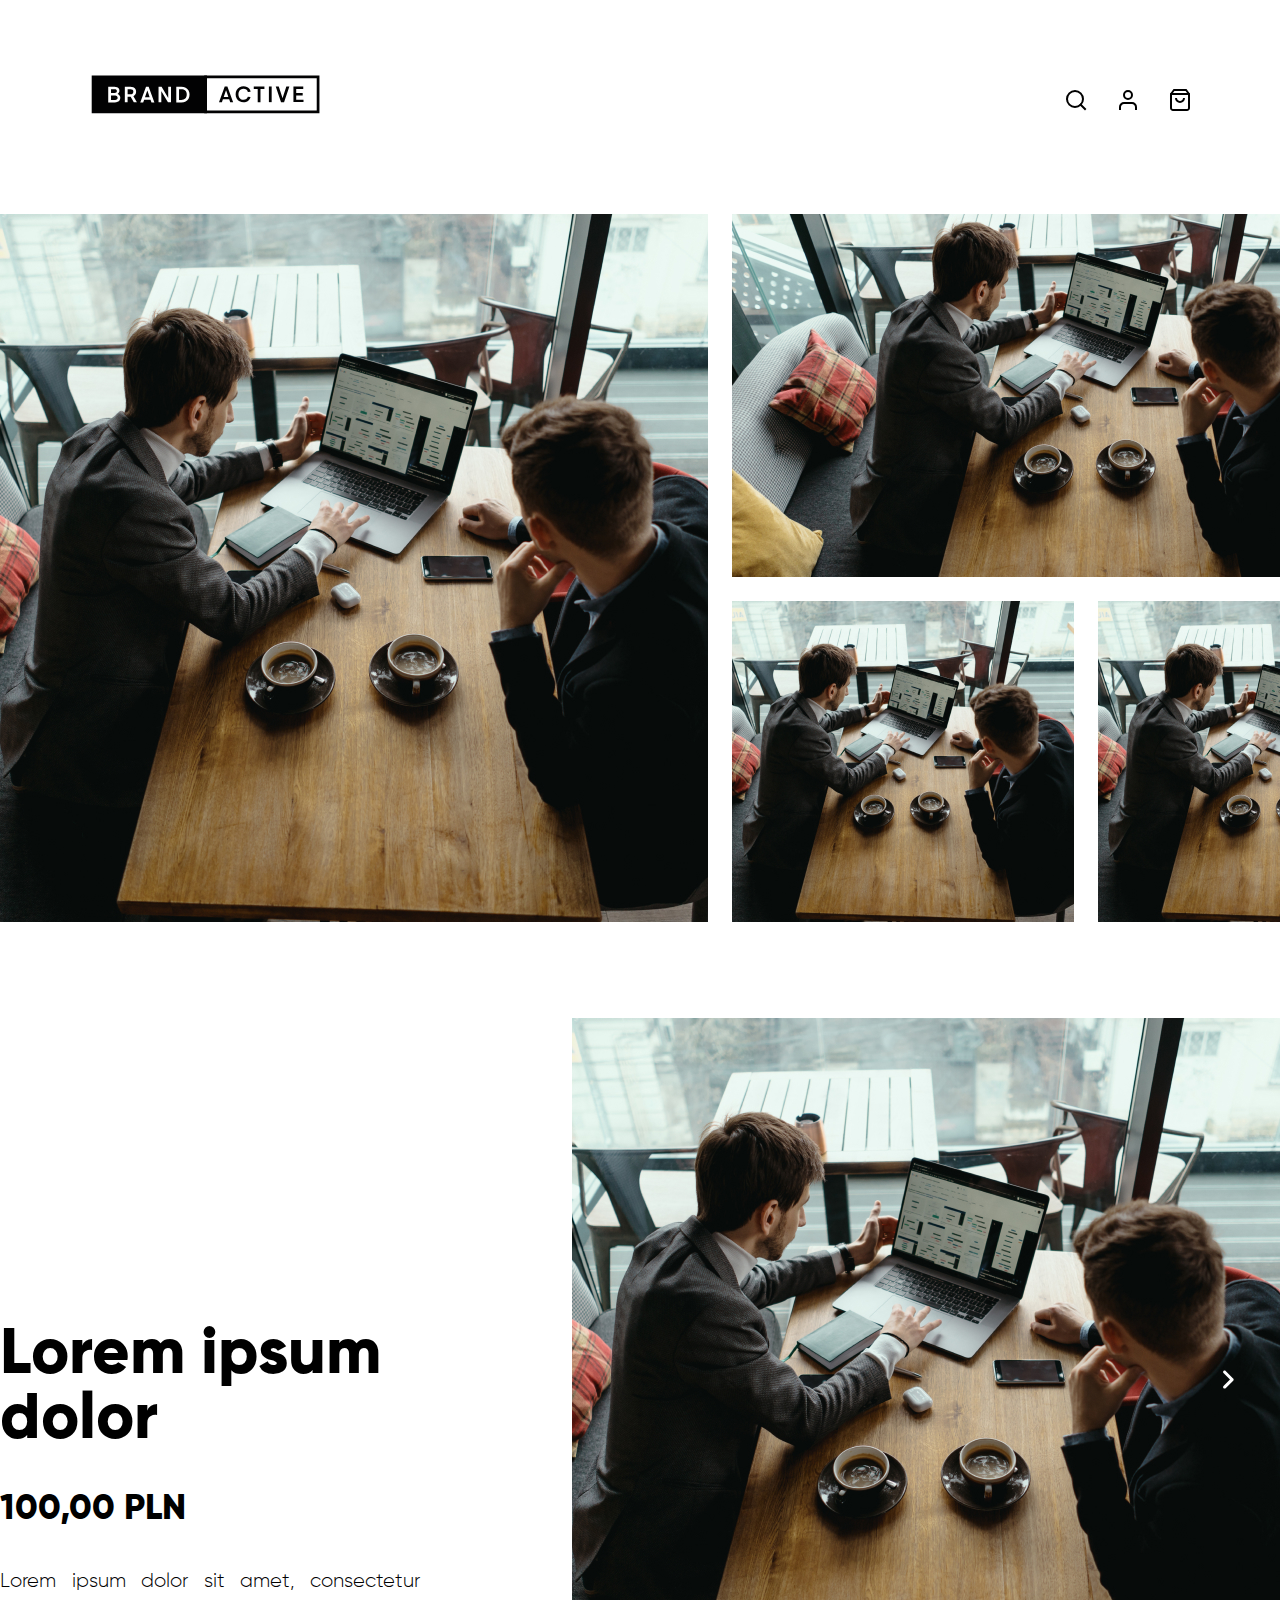
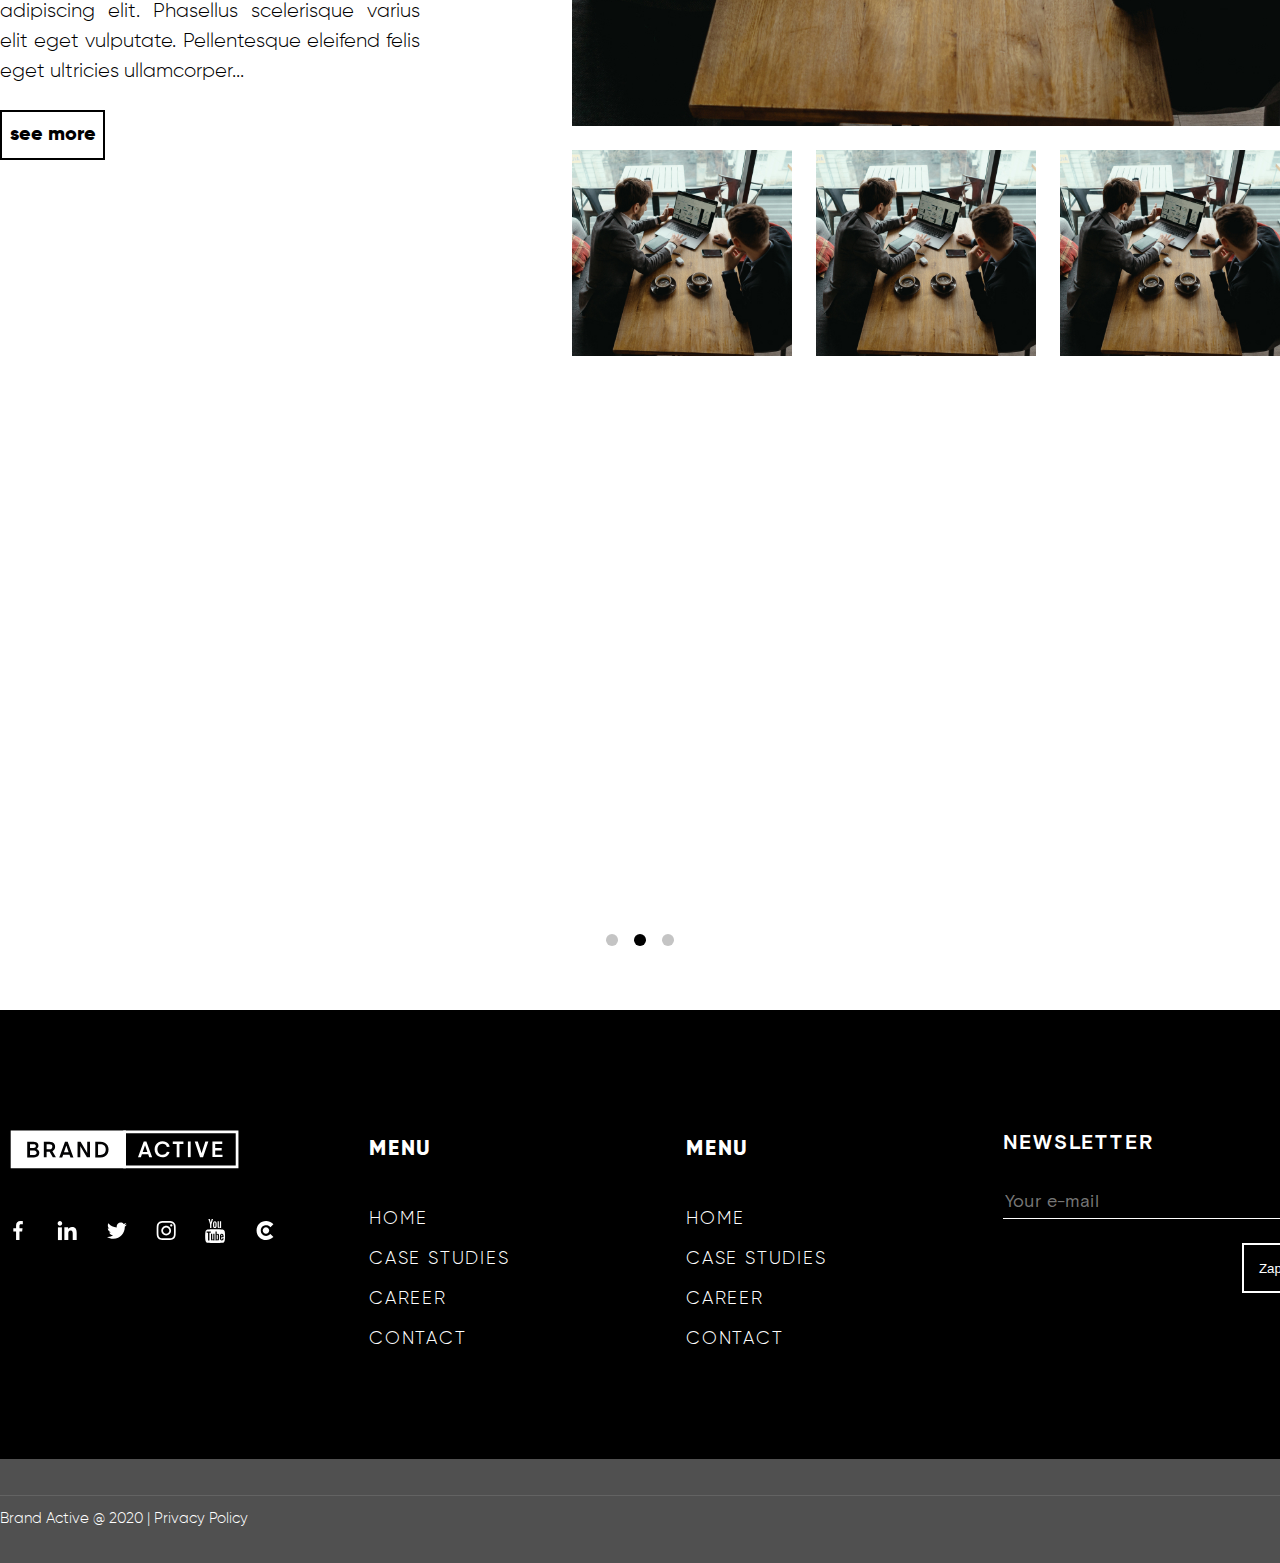
<file: index.html>
<!DOCTYPE html>
<html lang="en">
  <head>
    <meta charset="UTF-8" />
    <meta http-equiv="X-UA-Compatible" content="IE=edge" />
    <meta name="viewport" content="width=device-width, initial-scale=1.0" />

    <title>Brand Active</title>

    <link rel="stylesheet" href="./src/css/main.min.css" />

    <script src="./src/js/script.js" type="module"></script>
    <script src="./src/js/lightbox.js" type="module"></script>
    <script src="./src/js/slider.js" type="module"></script>
  </head>
  <body>
    <header class="header header--container header--flex">
      <a href="index.html">
        <svg class="svg-logo svg-logo--shake">
          <use href="./src/svg/symbol-defs.svg#icon-logo"></use>
        </svg>
      </a>
      <nav>
        <ul class="nav-list nav-list--flex">
          <li
            class="
              nav-list__item nav-list__item--center-flex
              transition transition__list
            "
          >
            <!-- <a href="#"> -->
            <svg class="svg-loupe transition transition__svg">
              <use href="./src/svg/symbol-defs.svg#icon-loupe"></use>
            </svg>
            <!-- </a> -->
          </li>
          <li
            class="
              nav-list__item nav-list__item--center-flex
              transition transition__list
            "
          >
            <!-- <a href="#"> -->
            <svg class="svg-human transition transition__svg">
              <use href="./src/svg/symbol-defs.svg#icon-human"></use>
            </svg>
            <!-- </a> -->
          </li>
          <li
            class="
              nav-list__item nav-list__item--center-flex
              transition transition__list
            "
          >
            <!-- <a href="#"> -->
            <svg class="svg-bag transition transition__svg">
              <use href="./src/svg/symbol-defs.svg#icon-bag"></use>
            </svg>
            <!-- </a> -->
          </li>
        </ul>
      </nav>
    </header>

    <main class="container container--margin-t">
      <section class="gallery">
        <ul class="gallery-list">
          <li>
            <img
              class="img img--margin-r"
              src="./src/images/main-meeting.jpg"
              alt="Business meeting with coffee"
            />
          </li>
          <li>
            <ul class="gallery-list gallery-list--row">
              <li>
                <img
                  src="./src/images/meeting.jpg"
                  alt="Business meeting with coffee"
                />
              </li>
              <li>
                <ul class="gallery-list gallery-list--row">
                  <li>
                    <img
                      class="img img--margin-t"
                      src="./src/images/small-meeting.jpg"
                      alt="Business meeting with coffee"
                    />
                  </li>
                  <li>
                    <img
                      class="img img--margin-t img--margin-l"
                      src="./src/images/small-meeting.jpg"
                      alt="Business meeting with coffee"
                    />
                  </li>
                </ul>
              </li>
            </ul>
          </li>
        </ul>
      </section>

      <section class="product product--margin-t">
        <ul class="products-list">
          <li
            class="
              products-list__item
              products-list__item--margin-r
              products-list__item--margin-t
            "
          >
            <h1 class="product__title">Lorem ipsum dolor</h1>
            <p class="product__price product__price--margin-t">100,00 PLN</p>
            <p class="product__description product__description--margin-t">
              Lorem ipsum dolor sit amet, consectetur adipiscing elit. Phasellus
              scelerisque varius elit eget vulputate. Pellentesque eleifend
              felis eget ultricies ullamcorper...
            </p>
            <button
              class="btn btn--margin-t transition transition__btn"
              type="button"
            >
              <span class="btn__text transition transition__text"
                >see more</span
              >
            </button>
          </li>
          <li>
            <ul>
              <li class="wrapper">
                <div
                  class="
                    wrapper--flex wrapper--size-circle
                    transition transition__list
                  "
                >
                  <svg class="svg-vector transition transition__svg">
                    <use href="./src/svg/symbol-defs.svg#icon-vector"></use>
                  </svg>
                </div>
                <img
                  class="img img-main"
                  src="./src/images/main-meeting.jpg"
                  alt="Business meeting with coffee"
                />
              </li>
              <li>
                <ul class="products-list">
                  <li>
                    <img
                      class="img img--small-size img--margin-t img--margin-r"
                      src="./src/images/small-meeting.jpg"
                      alt="Business meeting with coffee"
                    />
                  </li>
                  <li>
                    <img
                      class="img img--small-size img--margin-t img--margin-r"
                      src="./src/images/small-meeting.jpg"
                      alt="Business meeting with coffee"
                    />
                  </li>
                  <li>
                    <img
                      class="img img--small-size img--margin-t"
                      src="./src/images/small-meeting.jpg"
                      alt="Business meeting with coffee"
                    />
                  </li>
                </ul>
              </li>
            </ul>
          </li>
        </ul>
      </section>

      <section class="about about--margin-t">
        <ul class="about-list">
          <li class="about-list__loading about-list__loading--bg-transparetn">
            <div class="loading-circle loading-circle--hide">
              <div></div>
              <div></div>
            </div>
          </li>
          <li>
            <p class="about__description about__description--margin-r">
              Lorem ipsum dolor sit amet, consectetur adipiscing elit, sed do
              eiusmod tempor incididunt ut labore et dolore magna aliqua. Ut
              enim ad minim veniam, quis nostrud exercitation ullamco laboris
              nisi ut aliquip ex ea commodo consequat.
            </p>
            <h2 class="about__title about__title--margin-t">Lorem ipsum</h2>
          </li>
          <li>
            <p class="about__description about__description--margin-r">
              Lorem ipsum dolor sit amet, consectetur adipiscing elit, sed do
              eiusmod tempor incididunt ut labore et dolore magna aliqua. Ut
              enim ad minim veniam, quis nostrud exercitation ullamco laboris
              nisi ut aliquip ex ea commodo consequat.
            </p>
            <h2 class="about__title about__title--margin-t">Lorem ipsum</h2>
          </li>
          <li>
            <p class="about__description">
              Lorem ipsum dolor sit amet, consectetur adipiscing elit, sed do
              eiusmod tempor incididunt ut labore et dolore magna aliqua. Ut
              enim ad minim veniam, quis nostrud exercitation ullamco laboris
              nisi ut aliquip ex ea commodo consequat.
            </p>
            <h2 class="about__title about__title--margin-t">Lorem ipsum</h2>
          </li>
        </ul>
        <div class="slider__nav">
          <button
            class="
              slider__indicator slider__indicator--margin-r
              transition transition__btn
            "
          ></button
          ><button
            class="
              slider__indicator slider__indicator--margin-r
              transition transition__btn
            "
          ></button
          ><button
            class="slider__indicator transition transition__btn"
          ></button>
        </div>
      </section>
    </main>

    <footer class="footer footer--bgc-dark">
      <section class="container">
        <ul class="footer-list">
          <li class="footer-list__item footer-list__item--margin-r">
            <a href="#">
              <svg class="svg-logo svg-logo--shake svg-logo--dark-theme">
                <use href="./src/svg/symbol-defs.svg#icon-logo-dark"></use>
              </svg>
            </a>
            <ul class="social-list social-list--maring-t">
              <li class="social-list__item transition transition__list">
                <svg class="svg-social transition transition__svg">
                  <use href="./src/svg/symbol-defs.svg#icon-social-fb"></use>
                </svg>
              </li>
              <li class="social-list__item transition transition__list">
                <svg class="svg-social transition transition__svg">
                  <use
                    href="./src/svg/symbol-defs.svg#icon-social-linkedin"
                  ></use>
                </svg>
              </li>
              <li class="social-list__item transition transition__list">
                <svg class="svg-social transition transition__svg">
                  <use
                    href="./src/svg/symbol-defs.svg#icon-social-twitter"
                  ></use>
                </svg>
              </li>
              <li class="social-list__item transition transition__list">
                <svg class="svg-social transition transition__svg">
                  <use
                    href="./src/svg/symbol-defs.svg#icon-social-instagram"
                  ></use>
                </svg>
              </li>
              <li class="social-list__item transition transition__list">
                <svg
                  class="
                    svg-social svg-social--big-size
                    transition transition__svg
                  "
                >
                  <use href="./src/svg/symbol-defs.svg#icon-social-yt"></use>
                </svg>
              </li>
              <li class="social-list__item transition transition__list">
                <svg class="svg-social transition transition__svg">
                  <use href="./src/svg/symbol-defs.svg#icon-social-C"></use>
                </svg>
              </li>
            </ul>
          </li>
          <li class="footer-list__item">
            <ul class="menu-list">
              <li class="menu-list__item menu-list__item--margin-b">
                <a href="#"><h3 class="menut-list__title">MENU</h3></a>
              </li>
              <li class="menu-list__item">
                <a href="#"><span>HOME</span></a>
              </li>
              <li class="menu-list__item">
                <a href="#"><span>CASE STUDIES</span></a>
              </li>
              <li class="menu-list__item">
                <a href="#"><span>CAREER</span></a>
              </li>
              <li class="menu-list__item">
                <a href="#"><span>CONTACT</span></a>
              </li>
            </ul>
          </li>
          <li class="footer-list__item">
            <ul class="menu-list">
              <li class="menu-list__item menu-list__item--margin-b">
                <a href="#"><h3 class="menut-list__title">MENU</h3></a>
              </li>
              <li class="menu-list__item">
                <a href="#"><span>HOME</span></a>
              </li>
              <li class="menu-list__item">
                <a href="#"><span>CASE STUDIES</span></a>
              </li>
              <li class="menu-list__item">
                <a href="#"><span>CAREER</span></a>
              </li>
              <li class="menu-list__item">
                <a href="#"><span>CONTACT</span></a>
              </li>
            </ul>
          </li>
          <li class="footer-list__item">
            <form
              class="form"
              action="./"
              name="signup_form"
              autocomplete="on"
              novalidate
            >
              <label class="form__label" for="email"> NEWSLETTER </label>
              <input
                id="email"
                class="form__email form__email--margin-t"
                type="email"
                name="email"
                placeholder="Your e-mail"
                autocomplete="off"
              />
              <button
                class="
                  btn btn--dark-theme btn--margin-t-footer btn--align-end
                  transition transition__btn
                "
                type="submit"
              >
                Zapisuję się
              </button>
            </form>
          </li>
        </ul>
      </section>

      <section class="footer footer--bgc-grey footer--mrg">
        <div class="container">
          <div class="copyright">
            <p class="copyright__text">
              <svg class="svg-line">
                <line x1="0" y1="0" x2="1440" y2="0" fill="#fff" />
              </svg>
              Brand Active @ 2020 | Privacy Policy
            </p>
          </div>
        </div>
      </section>
    </footer>
    <script src="./src/js/script.js" type="module"></script>
    <script src="./src/js/lightbox.js" type="module"></script>
    <script src="./src/js/slider.js" type="module"></script>
  </body>
</html>
</file>
<file: src/css/main.min.css>
@font-face{font-family:"Gilroy";src:url("./../../src/fonts/Gilroy/Gilroy-Light.ttf");font-style:normal;font-weight:300}@font-face{font-family:"Gilroy";src:url("./../../src/fonts/Gilroy/Gilroy-ExtraBold.ttf");font-style:normal;font-weight:800}@font-face{font-family:"Basis Grotesque Pro";src:url("./../../src/fonts/BasisGrotesquePro/BasisGrotesquePro-Regular.ttf");font-style:normal;font-weight:400}@font-face{font-family:"Basis Grotesque Pro";src:url("./../../src/fonts/BasisGrotesquePro/BasisGrotesquePro-Bold.ttf");font-style:normal;font-weight:700}@-webkit-keyframes shake{10%,90%{-webkit-transform:translate3d(-1px, 0, 0);transform:translate3d(-1px, 0, 0)}20%,80%{-webkit-transform:translate3d(2px, 0, 0);transform:translate3d(2px, 0, 0)}30%,50%,70%{-webkit-transform:translate3d(-4px, 0, 0);transform:translate3d(-4px, 0, 0)}40%,60%{-webkit-transform:translate3d(4px, 0, 0);transform:translate3d(4px, 0, 0)}}@keyframes shake{10%,90%{-webkit-transform:translate3d(-1px, 0, 0);transform:translate3d(-1px, 0, 0)}20%,80%{-webkit-transform:translate3d(2px, 0, 0);transform:translate3d(2px, 0, 0)}30%,50%,70%{-webkit-transform:translate3d(-4px, 0, 0);transform:translate3d(-4px, 0, 0)}40%,60%{-webkit-transform:translate3d(4px, 0, 0);transform:translate3d(4px, 0, 0)}}@-webkit-keyframes changeBgColor{0%{background-color:#fff}100%{background-color:transparent}}@keyframes changeBgColor{0%{background-color:#fff}100%{background-color:transparent}}@-webkit-keyframes loading-circle{0%{top:68.4px;left:68.4px;width:0;height:0;opacity:1}100%{top:-2.2800000000000002px;left:-2.2800000000000002px;width:141.36px;height:141.36px;opacity:0}}@keyframes loading-circle{0%{top:68.4px;left:68.4px;width:0;height:0;opacity:1}100%{top:-2.2800000000000002px;left:-2.2800000000000002px;width:141.36px;height:141.36px;opacity:0}}@-webkit-keyframes fadeOut{0%{opacity:1;-webkit-filter:blur(0px);filter:blur(0px)}60%{opacity:0.1;-webkit-filter:blur(10px);filter:blur(10px)}100%{opacity:0}}@keyframes fadeOut{0%{opacity:1;-webkit-filter:blur(0px);filter:blur(0px)}60%{opacity:0.1;-webkit-filter:blur(10px);filter:blur(10px)}100%{opacity:0}}@font-face{font-family:"Gilroy";src:url("./../../src/fonts/Gilroy/Gilroy-Light.ttf");font-style:normal;font-weight:300}@font-face{font-family:"Gilroy";src:url("./../../src/fonts/Gilroy/Gilroy-ExtraBold.ttf");font-style:normal;font-weight:800}@font-face{font-family:"Basis Grotesque Pro";src:url("./../../src/fonts/BasisGrotesquePro/BasisGrotesquePro-Regular.ttf");font-style:normal;font-weight:400}@font-face{font-family:"Basis Grotesque Pro";src:url("./../../src/fonts/BasisGrotesquePro/BasisGrotesquePro-Bold.ttf");font-style:normal;font-weight:700}.transition{-webkit-transition-duration:350ms;transition-duration:350ms;-webkit-transition-timing-function:ease-in-out;transition-timing-function:ease-in-out}.transition__svg{-webkit-transition-property:fill, stroke;transition-property:fill, stroke}.transition__list,.transition__btn{-webkit-transition-property:background-color;transition-property:background-color}.transition__text{-webkit-transition-property:color;transition-property:color}.svg-logo--shake:hover{-webkit-animation:shake 0.82s ease-in-out both;animation:shake 0.82s ease-in-out both;-webkit-transform:translate3d(0, 0, 0);transform:translate3d(0, 0, 0);-webkit-backface-visibility:hidden;backface-visibility:hidden;-webkit-perspective:1000px;perspective:1000px}.about-list__loading--bg-transparetn{-webkit-animation:changeBgColor 1000ms ease-in-out;animation:changeBgColor 1000ms ease-in-out;-webkit-animation-fill-mode:forwards;animation-fill-mode:forwards}.loading-circle div{-webkit-animation:loading-circle 1s cubic-bezier(0, 0.2, 0.8, 1) infinite;animation:loading-circle 1s cubic-bezier(0, 0.2, 0.8, 1) infinite}.img-main--next-img{-webkit-animation:fadeOut 500ms ease-in-out;animation:fadeOut 500ms ease-in-out}@keyframes shake{10%,90%{-webkit-transform:translate3d(-1px, 0, 0);transform:translate3d(-1px, 0, 0)}20%,80%{-webkit-transform:translate3d(2px, 0, 0);transform:translate3d(2px, 0, 0)}30%,50%,70%{-webkit-transform:translate3d(-4px, 0, 0);transform:translate3d(-4px, 0, 0)}40%,60%{-webkit-transform:translate3d(4px, 0, 0);transform:translate3d(4px, 0, 0)}}@keyframes changeBgColor{0%{background-color:#fff}100%{background-color:transparent}}@keyframes loading-circle{0%{top:68.4px;left:68.4px;width:0;height:0;opacity:1}100%{top:-2.2800000000000002px;left:-2.2800000000000002px;width:141.36px;height:141.36px;opacity:0}}@keyframes fadeOut{0%{opacity:1;-webkit-filter:blur(0px);filter:blur(0px)}60%{opacity:0.1;-webkit-filter:blur(10px);filter:blur(10px)}100%{opacity:0}}.img--margin-t{margin-top:24px}.img--margin-r{margin-right:24px}.img--margin-l{margin-left:24px}.img--small-size{width:220px}.img-main{position:relative;z-index:1;-webkit-box-sizing:border-box;box-sizing:border-box;width:707.99px;height:707.99px}.big-img{-webkit-box-sizing:border-box;box-sizing:border-box;width:707.99px;height:707.99px}@font-face{font-family:"Gilroy";src:url("./../../src/fonts/Gilroy/Gilroy-Light.ttf");font-style:normal;font-weight:300}@font-face{font-family:"Gilroy";src:url("./../../src/fonts/Gilroy/Gilroy-ExtraBold.ttf");font-style:normal;font-weight:800}@font-face{font-family:"Basis Grotesque Pro";src:url("./../../src/fonts/BasisGrotesquePro/BasisGrotesquePro-Regular.ttf");font-style:normal;font-weight:400}@font-face{font-family:"Basis Grotesque Pro";src:url("./../../src/fonts/BasisGrotesquePro/BasisGrotesquePro-Bold.ttf");font-style:normal;font-weight:700}.btn{width:105px;height:50px;border:2px solid #000;-webkit-box-sizing:border-box;box-sizing:border-box;background-color:transparent;cursor:pointer}.btn:hover{background-color:#777}.btn__text{font-family:"Gilroy",sans-serif;font-style:normal;font-weight:800;font-size:20px;line-height:30px;text-align:justify;-webkit-box-sizing:border-box;box-sizing:border-box;color:#000}.btn:hover .btn__text{color:#fff}.btn--dark-theme{border:2px solid #fff;color:#fff}.btn--dark-theme:hover,.btn--dark-theme:focus{background-color:#777}.btn--margin-t{margin-top:24px}.btn--margin-t-footer{margin-top:24px}.btn--align-end{-ms-flex-item-align:end;align-self:flex-end}@font-face{font-family:"Gilroy";src:url("./../../src/fonts/Gilroy/Gilroy-Light.ttf");font-style:normal;font-weight:300}@font-face{font-family:"Gilroy";src:url("./../../src/fonts/Gilroy/Gilroy-ExtraBold.ttf");font-style:normal;font-weight:800}@font-face{font-family:"Basis Grotesque Pro";src:url("./../../src/fonts/BasisGrotesquePro/BasisGrotesquePro-Regular.ttf");font-style:normal;font-weight:400}@font-face{font-family:"Basis Grotesque Pro";src:url("./../../src/fonts/BasisGrotesquePro/BasisGrotesquePro-Bold.ttf");font-style:normal;font-weight:700}.svg,.svg-human,.svg-bag,.svg-loupe{width:24px;height:24px;fill:#fff;stroke:#000}.svg-logo{width:248.9px;height:38.89px;margin-top:75px;margin-left:81px}.svg-logo--dark-theme{margin-top:0;margin-left:0}.nav-list__item:hover .svg-human,.nav-list__item:focus .svg-human,.nav-list__item:hover .svg-bag,.nav-list__item:focus .svg-bag,.nav-list__item:hover .svg-loupe,.nav-list__item:focus .svg-loupe{cursor:pointer;fill:rgba(0,0,0,0.164);stroke:#fff}.svg-social{fill:#fff;width:20px;height:20px}.svg-social--big-size{width:20.67px;height:25px}.social-list__item:hover .svg-social,.social-list__item:focus .svg-social{cursor:pointer;fill:#010101}.svg-line{position:absolute;width:1440px;height:2px;stroke:#777;top:36px}.svg-vector{width:11.22px;height:19.17px;fill:#fff;position:relative;right:-1px;z-index:2}.wrapper--size-circle:hover .svg-vector{fill:#010101}#lightbox{position:fixed;z-index:100;top:0;width:100%;height:100%;background-color:rgba(0,0,0,0.219);display:none}#lightbox.show{display:-webkit-box;display:-ms-flexbox;display:flex;-webkit-box-pack:center;-ms-flex-pack:center;justify-content:center;-webkit-box-align:center;-ms-flex-align:center;align-items:center}.big-img{-webkit-box-shadow:10px 12px 36px 2px rgba(0,0,0,0.692);box-shadow:10px 12px 36px 2px rgba(0,0,0,0.692)}.close{display:inline-block;background:url("./../../src/images/close.png") top center no-repeat;background-size:contain;-webkit-filter:blur(0.6px);filter:blur(0.6px);position:relative;width:20px;height:20px;z-index:10000000}.close:hover{-webkit-filter:blur(0px);filter:blur(0px);cursor:pointer}.close--wrapper{display:-webkit-box;display:-ms-flexbox;display:flex;-webkit-box-align:center;-ms-flex-align:center;align-items:center;-webkit-box-pack:center;-ms-flex-pack:center;justify-content:center;position:absolute;top:10px;right:10px;width:28.28px;height:28.28px;-webkit-filter:blur(0.6px);filter:blur(0.6px);background-color:#fff;border-radius:50%}.close--wrapper:hover{background-color:rgba(255,255,255,0.418);-webkit-filter:blur(0px);filter:blur(0px)}body{margin:0;padding:0}h1,h2,h3,h4,h5,h6{margin:0}ul,ol{margin:0;padding:0}p{padding:0;margin:0}li{list-style:none}a{text-decoration:none;color:inherit}img{display:block;cursor:pointer}@font-face{font-family:"Gilroy";src:url("./../../src/fonts/Gilroy/Gilroy-Light.ttf");font-style:normal;font-weight:300}@font-face{font-family:"Gilroy";src:url("./../../src/fonts/Gilroy/Gilroy-ExtraBold.ttf");font-style:normal;font-weight:800}@font-face{font-family:"Basis Grotesque Pro";src:url("./../../src/fonts/BasisGrotesquePro/BasisGrotesquePro-Regular.ttf");font-style:normal;font-weight:400}@font-face{font-family:"Basis Grotesque Pro";src:url("./../../src/fonts/BasisGrotesquePro/BasisGrotesquePro-Bold.ttf");font-style:normal;font-weight:700}.container{max-width:1440px;margin:0 auto}.container--margin-t{margin-top:96px}.wrapper{position:relative}.wrapper--flex{display:-webkit-box;display:-ms-flexbox;display:flex;-webkit-box-pack:center;-ms-flex-pack:center;justify-content:center;-webkit-box-align:center;-ms-flex-align:center;align-items:center;z-index:23}.wrapper--size-circle{position:absolute;right:34.73px;top:344.39px;width:35px;height:35px;border-radius:50%}.wrapper--size-circle:hover,.wrapper--size-circle:focus{cursor:pointer;background-color:#fff}@font-face{font-family:"Gilroy";src:url("./../../src/fonts/Gilroy/Gilroy-Light.ttf");font-style:normal;font-weight:300}@font-face{font-family:"Gilroy";src:url("./../../src/fonts/Gilroy/Gilroy-ExtraBold.ttf");font-style:normal;font-weight:800}@font-face{font-family:"Basis Grotesque Pro";src:url("./../../src/fonts/BasisGrotesquePro/BasisGrotesquePro-Regular.ttf");font-style:normal;font-weight:400}@font-face{font-family:"Basis Grotesque Pro";src:url("./../../src/fonts/BasisGrotesquePro/BasisGrotesquePro-Bold.ttf");font-style:normal;font-weight:700}@keyframes shake{10%,90%{-webkit-transform:translate3d(-1px, 0, 0);transform:translate3d(-1px, 0, 0)}20%,80%{-webkit-transform:translate3d(2px, 0, 0);transform:translate3d(2px, 0, 0)}30%,50%,70%{-webkit-transform:translate3d(-4px, 0, 0);transform:translate3d(-4px, 0, 0)}40%,60%{-webkit-transform:translate3d(4px, 0, 0);transform:translate3d(4px, 0, 0)}}@keyframes changeBgColor{0%{background-color:#fff}100%{background-color:transparent}}@keyframes loading-circle{0%{top:68.4px;left:68.4px;width:0;height:0;opacity:1}100%{top:-2.2800000000000002px;left:-2.2800000000000002px;width:141.36px;height:141.36px;opacity:0}}@keyframes fadeOut{0%{opacity:1;-webkit-filter:blur(0px);filter:blur(0px)}60%{opacity:0.1;-webkit-filter:blur(10px);filter:blur(10px)}100%{opacity:0}}.loading-circle{width:0;height:0;-webkit-box-sizing:content-box;box-sizing:content-box;position:relative;-webkit-transform:translateZ(0) scale(1);transform:translateZ(0) scale(1);-webkit-backface-visibility:hidden;backface-visibility:hidden;-webkit-transform-origin:0 0;transform-origin:0 0;top:-20px;left:-2.68%}.loading-circle--hide{display:none;visibility:hidden}.loading-circle div{position:absolute;border-width:7.6px;border-style:solid;opacity:1;border-radius:50%}.loading-circle div:first-child{border-color:#020203;-webkit-animation-delay:0s;animation-delay:0s}.loading-circle div:last-child{border-color:#505050;-webkit-animation-delay:-0.5s;animation-delay:-0.5s}@font-face{font-family:"Gilroy";src:url("./../../src/fonts/Gilroy/Gilroy-Light.ttf");font-style:normal;font-weight:300}@font-face{font-family:"Gilroy";src:url("./../../src/fonts/Gilroy/Gilroy-ExtraBold.ttf");font-style:normal;font-weight:800}@font-face{font-family:"Basis Grotesque Pro";src:url("./../../src/fonts/BasisGrotesquePro/BasisGrotesquePro-Regular.ttf");font-style:normal;font-weight:400}@font-face{font-family:"Basis Grotesque Pro";src:url("./../../src/fonts/BasisGrotesquePro/BasisGrotesquePro-Bold.ttf");font-style:normal;font-weight:700}.flex-row,.header--flex,.nav-list--flex{display:-webkit-box;display:-ms-flexbox;display:flex;-webkit-box-pack:justify;-ms-flex-pack:justify;justify-content:space-between;-webkit-box-orient:horizontal;-webkit-box-direction:normal;-ms-flex-direction:row;flex-direction:row}.header--container{max-width:1920px;margin:0 auto;-webkit-box-sizing:border-box;box-sizing:border-box}.nav-list__item{width:35px;height:35px;margin-top:82px;margin-right:17px}.nav-list__item:last-child{margin-right:83px}.nav-list__item--center-flex{display:-webkit-box;display:-ms-flexbox;display:flex;-webkit-box-align:center;-ms-flex-align:center;align-items:center;-webkit-box-pack:center;-ms-flex-pack:center;justify-content:center;border-radius:50%}.nav-list__item:hover,.nav-list__item:focus{background-color:#000}.gallery-list{display:-webkit-box;display:-ms-flexbox;display:flex;-webkit-box-pack:justify;-ms-flex-pack:justify;justify-content:space-between}.gallery-list--row{-webkit-box-orient:horizontal;-webkit-box-direction:normal;-ms-flex-direction:row;flex-direction:row;-ms-flex-wrap:wrap;flex-wrap:wrap}.product--margin-t{margin-top:96px}.product__title{font-family:"Gilroy",sans-serif;font-style:normal;font-weight:800;font-size:65px;line-height:65px;color:#000}.product__price{font-family:"Gilroy",sans-serif;font-style:normal;font-weight:800;font-size:36px;line-height:65px;color:#000}.product__price--margin-t{margin-top:24px}.product__description{font-family:"Gilroy",sans-serif;font-style:normal;font-weight:300;font-size:20px;line-height:30px;text-align:justify;color:#000}.product__description--margin-t{margin-top:24px}.products-list{display:-webkit-box;display:-ms-flexbox;display:flex}.products-list__item{width:580px}.products-list__item--margin-r{margin-right:152px}.products-list__item--margin-t{margin-top:305px}@font-face{font-family:"Gilroy";src:url("./../../src/fonts/Gilroy/Gilroy-Light.ttf");font-style:normal;font-weight:300}@font-face{font-family:"Gilroy";src:url("./../../src/fonts/Gilroy/Gilroy-ExtraBold.ttf");font-style:normal;font-weight:800}@font-face{font-family:"Basis Grotesque Pro";src:url("./../../src/fonts/BasisGrotesquePro/BasisGrotesquePro-Regular.ttf");font-style:normal;font-weight:400}@font-face{font-family:"Basis Grotesque Pro";src:url("./../../src/fonts/BasisGrotesquePro/BasisGrotesquePro-Bold.ttf");font-style:normal;font-weight:700}.about--margin-t{margin-top:142.1px}.about__description{position:relative;width:454px;height:240px;font-family:"Basis Grotesque Pro",sans-serif;font-style:normal;font-weight:normal;font-size:24px;line-height:40px;text-align:justify;color:#000}.about__description--margin-r{margin-right:34.1px}.about__description::before{content:"";display:inline-block;background:url("./../../src/svg/quote.svg") top center no-repeat;position:absolute;top:-46.1px;left:-10px;z-index:-1;-webkit-transform:rotate(180deg);transform:rotate(180deg);width:95.1px;height:86.4px}.about__description::after{content:"";display:inline-block;background:url("./../../src/svg/quote.svg") top center no-repeat;position:absolute;bottom:-43.4px;right:0;z-index:-1;width:95.1px;height:86.4px}.about__title{font-family:"Basis Grotesque Pro",sans-serif;font-style:normal;font-weight:700;font-size:36px;line-height:65px;text-align:center;color:#000}.about__title--margin-t{margin-top:67.4px}.about-list{display:-webkit-box;display:-ms-flexbox;display:flex;position:relative}.about-list__loading{position:absolute;background-color:#fff;width:105%;height:120%;z-index:100000;top:-15%;left:-5%;display:-webkit-box;display:-ms-flexbox;display:flex;-webkit-box-pack:center;-ms-flex-pack:center;justify-content:center;-webkit-box-align:center;-ms-flex-align:center;align-items:center}.slider__nav{display:-webkit-box;display:-ms-flexbox;display:flex;-webkit-box-align:center;-ms-flex-align:center;align-items:center;-webkit-box-pack:center;-ms-flex-pack:center;justify-content:center;margin-top:63.5px;margin-bottom:64px}.slider__indicator{width:12px;height:12px;border-radius:50%;border:none;background-color:#c4c4c4;cursor:pointer}.slider__indicator:hover,.slider__indicator:focus{background-color:#020203}.slider__indicator--margin-r{margin-right:16px}@font-face{font-family:"Gilroy";src:url("./../../src/fonts/Gilroy/Gilroy-Light.ttf");font-style:normal;font-weight:300}@font-face{font-family:"Gilroy";src:url("./../../src/fonts/Gilroy/Gilroy-ExtraBold.ttf");font-style:normal;font-weight:800}@font-face{font-family:"Basis Grotesque Pro";src:url("./../../src/fonts/BasisGrotesquePro/BasisGrotesquePro-Regular.ttf");font-style:normal;font-weight:400}@font-face{font-family:"Basis Grotesque Pro";src:url("./../../src/fonts/BasisGrotesquePro/BasisGrotesquePro-Bold.ttf");font-style:normal;font-weight:700}.footer{color:#fff}.footer--bgc-dark{background-color:#000}.footer--bgc-grey{background-color:#505050}.footer-list{display:-webkit-box;display:-ms-flexbox;display:flex;-webkit-box-pack:justify;-ms-flex-pack:justify;justify-content:space-between}.footer-list__item{margin-top:120px;margin-bottom:100px}.footer-list__item--margin-r{margin-right:86.3px}.social-list{display:-webkit-box;display:-ms-flexbox;display:flex;-webkit-box-pack:justify;-ms-flex-pack:justify;justify-content:space-between;-webkit-box-align:end;-ms-flex-align:end;align-items:flex-end;width:282.7px}.social-list--maring-t{margin-top:40.57px}.social-list__item{display:-webkit-box;display:-ms-flexbox;display:flex;-webkit-box-align:center;-ms-flex-align:center;align-items:center;-webkit-box-pack:center;-ms-flex-pack:center;justify-content:center;width:35px;height:35px;border-radius:50%}.social-list__item:hover,.social-list__item:focus{background-color:#fff}.menu-list{width:317px}.menu-list__title{font-weight:800;font-size:20px;line-height:25px;letter-spacing:0.1em}.menu-list__item{font-family:"Gilroy",sans-serif;font-style:normal;font-weight:300;font-size:18px;line-height:40px;letter-spacing:0.1em;color:#fff}.menu-list__item--margin-b{margin-bottom:29px}.menu-list__item:hover:nth-child(n+2){text-shadow:2px 5px 7px}.form{display:-webkit-box;display:-ms-flexbox;display:flex;-webkit-box-orient:vertical;-webkit-box-direction:normal;-ms-flex-direction:column;flex-direction:column}.form__label{font-family:"Basis Grotesque Pro",sans-serif;font-style:normal;font-weight:700;font-size:20px;line-height:24px;letter-spacing:0.1em;text-transform:uppercase;color:#fff}.form__email{width:340px;background-color:transparent;border-style:none;border-bottom:1px solid #fff;padding-bottom:8px;color:#777}.form__email::-webkit-input-placeholder{font-family:"Basis Grotesque Pro",sans-serif;font-style:normal;font-weight:400;font-size:18px;line-height:22px;color:#777}.form__email:-ms-input-placeholder{font-family:"Basis Grotesque Pro",sans-serif;font-style:normal;font-weight:400;font-size:18px;line-height:22px;color:#777}.form__email::-ms-input-placeholder{font-family:"Basis Grotesque Pro",sans-serif;font-style:normal;font-weight:400;font-size:18px;line-height:22px;color:#777}.form__email::placeholder{font-family:"Basis Grotesque Pro",sans-serif;font-style:normal;font-weight:400;font-size:18px;line-height:22px;color:#777}.form__email:hover,.form__email:focus,.form__email:active{outline:none}.form__email--margin-t{margin-top:40px}.copyright{position:relative;display:block;width:254px}.copyright__text{font-family:"Gilroy",sans-serif;font-style:normal;font-weight:300;font-size:15px;line-height:17px;color:#fff;-webkit-box-sizing:border-box;box-sizing:border-box;padding-top:51px;padding-bottom:36px}
/*# sourceMappingURL=main.min.css.map */
</file>
